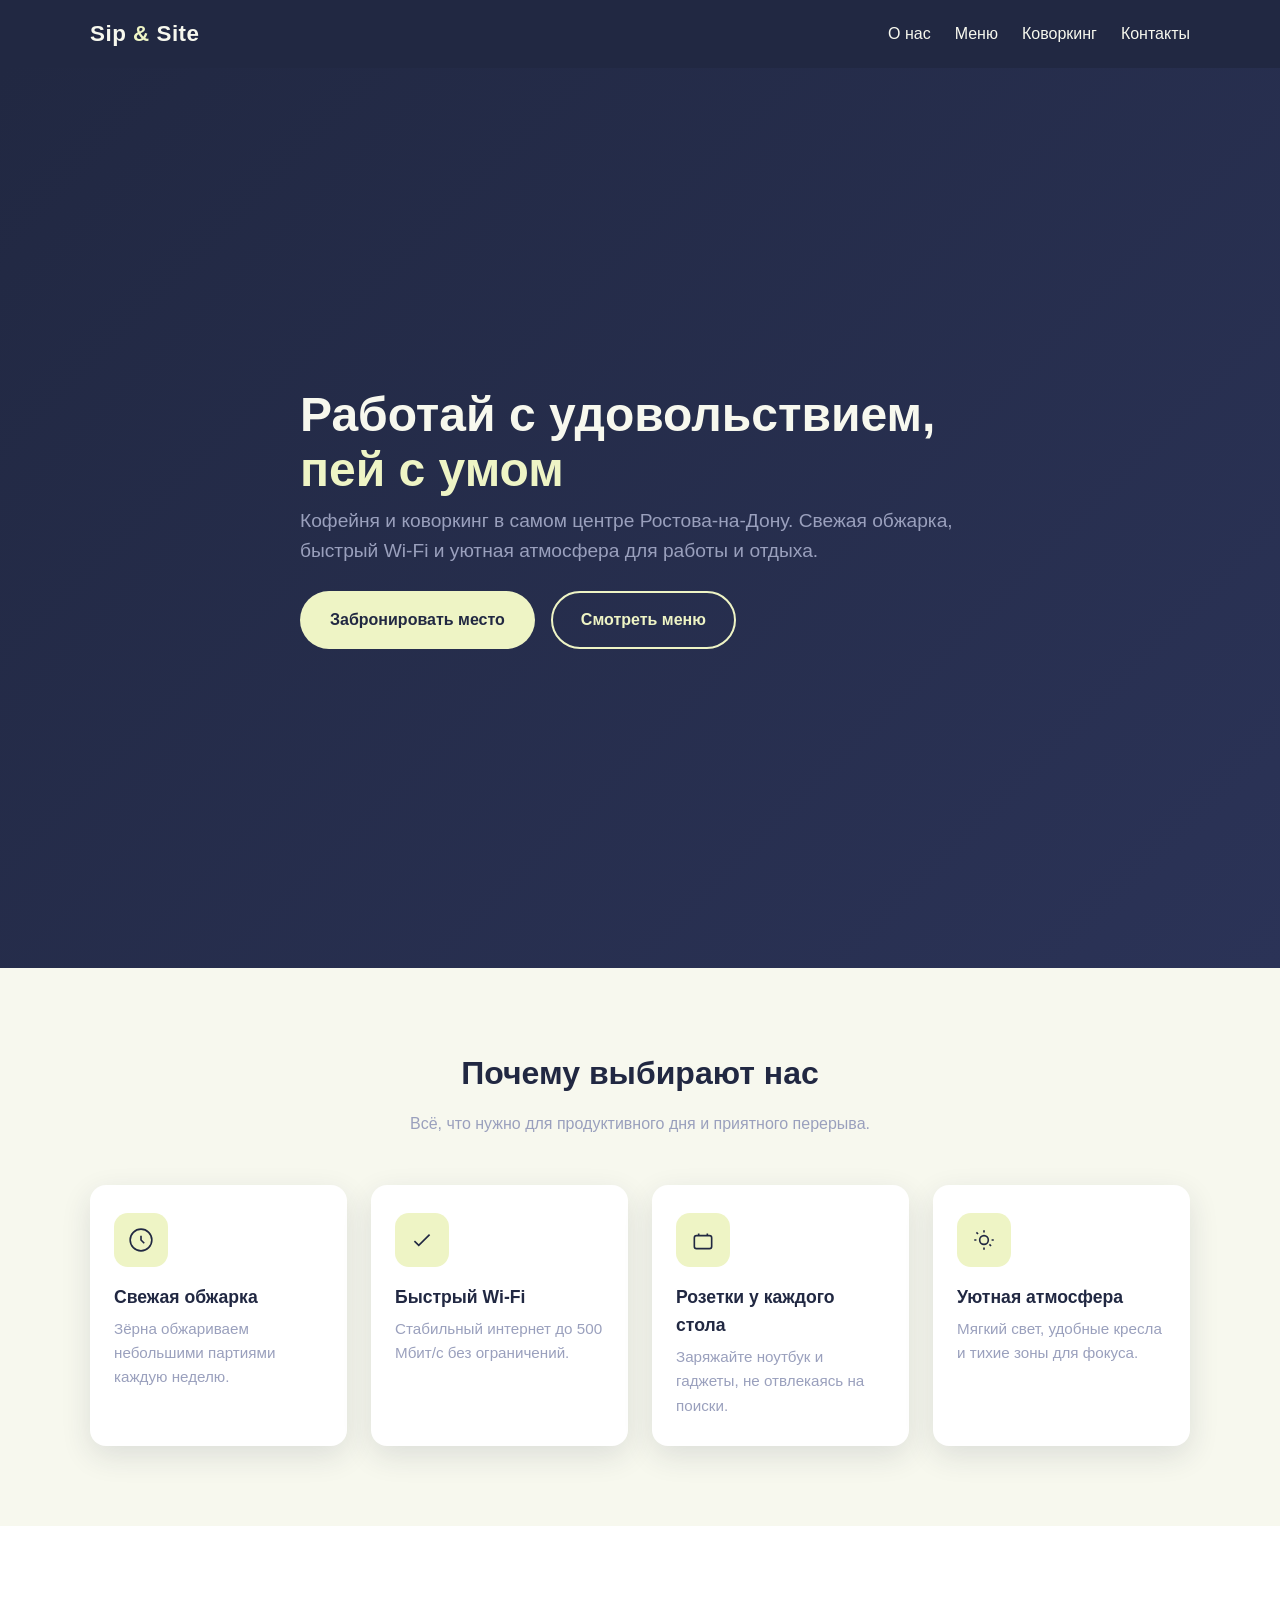
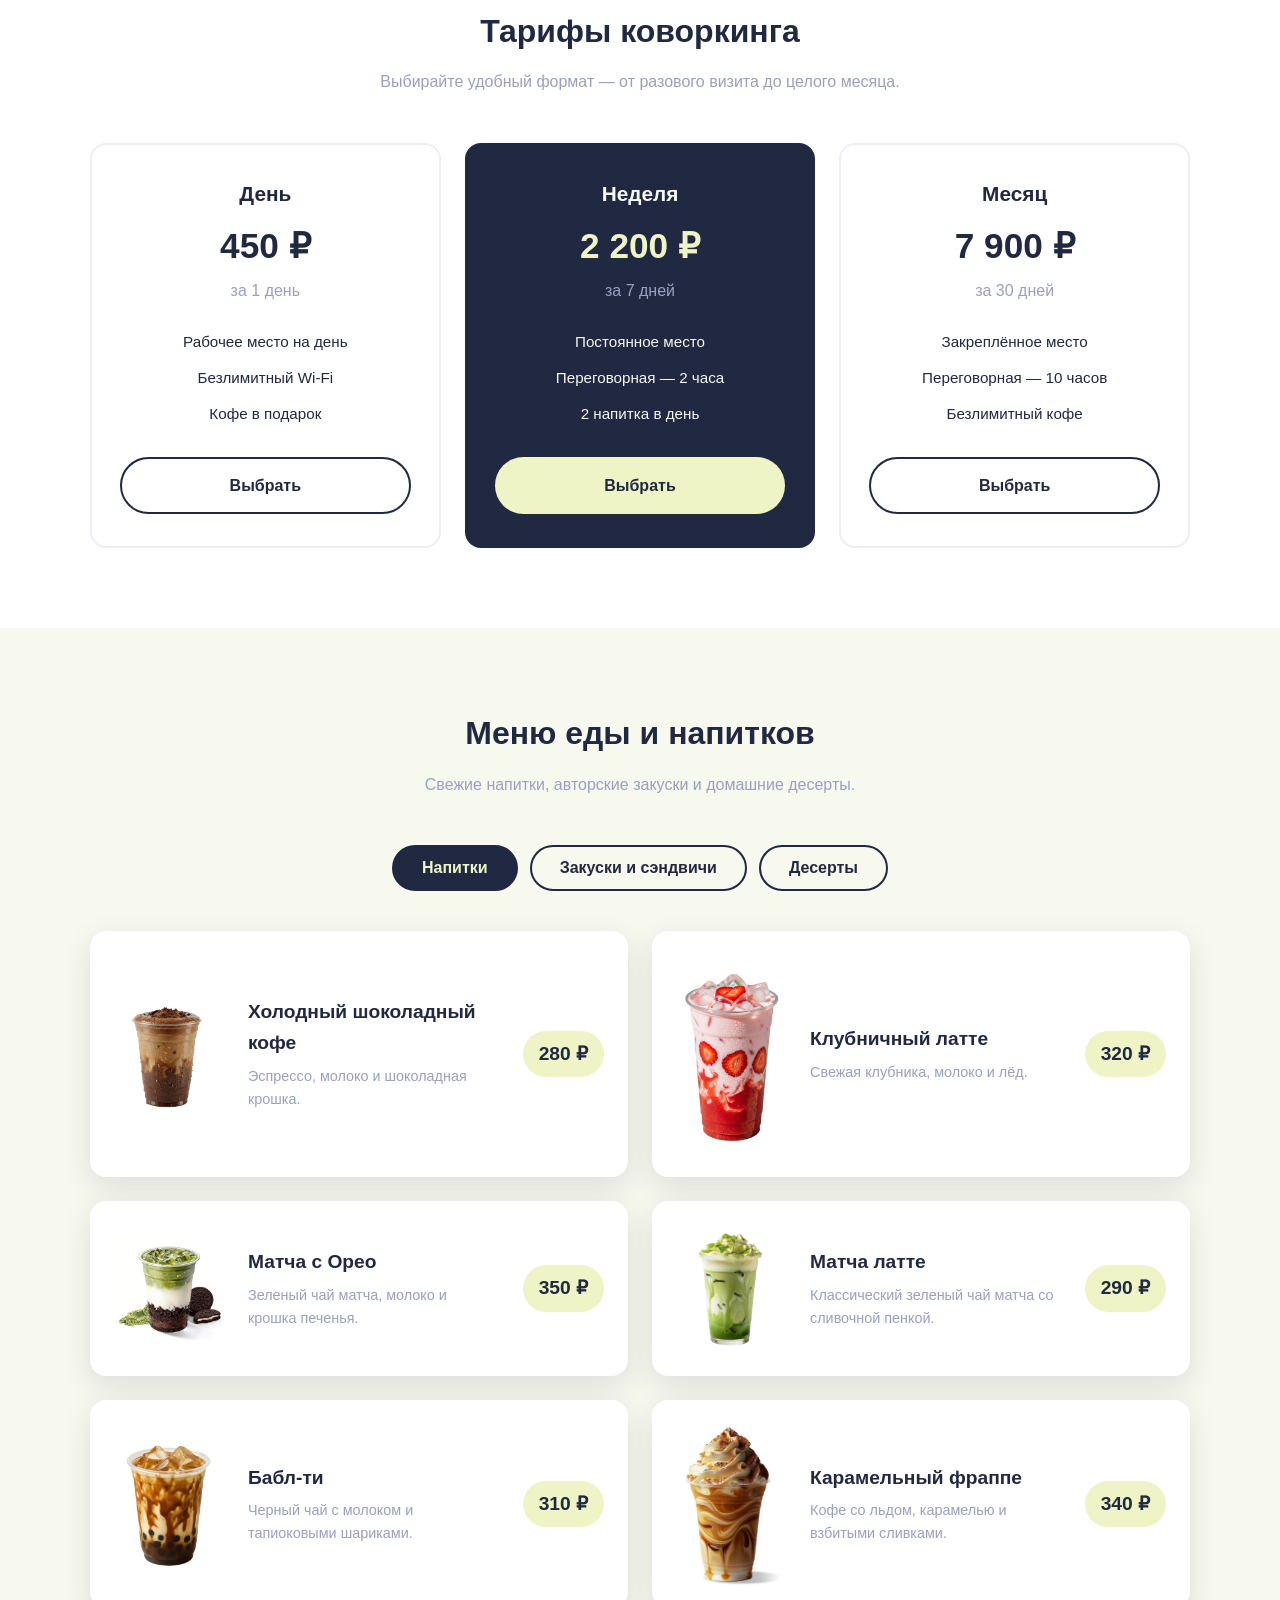
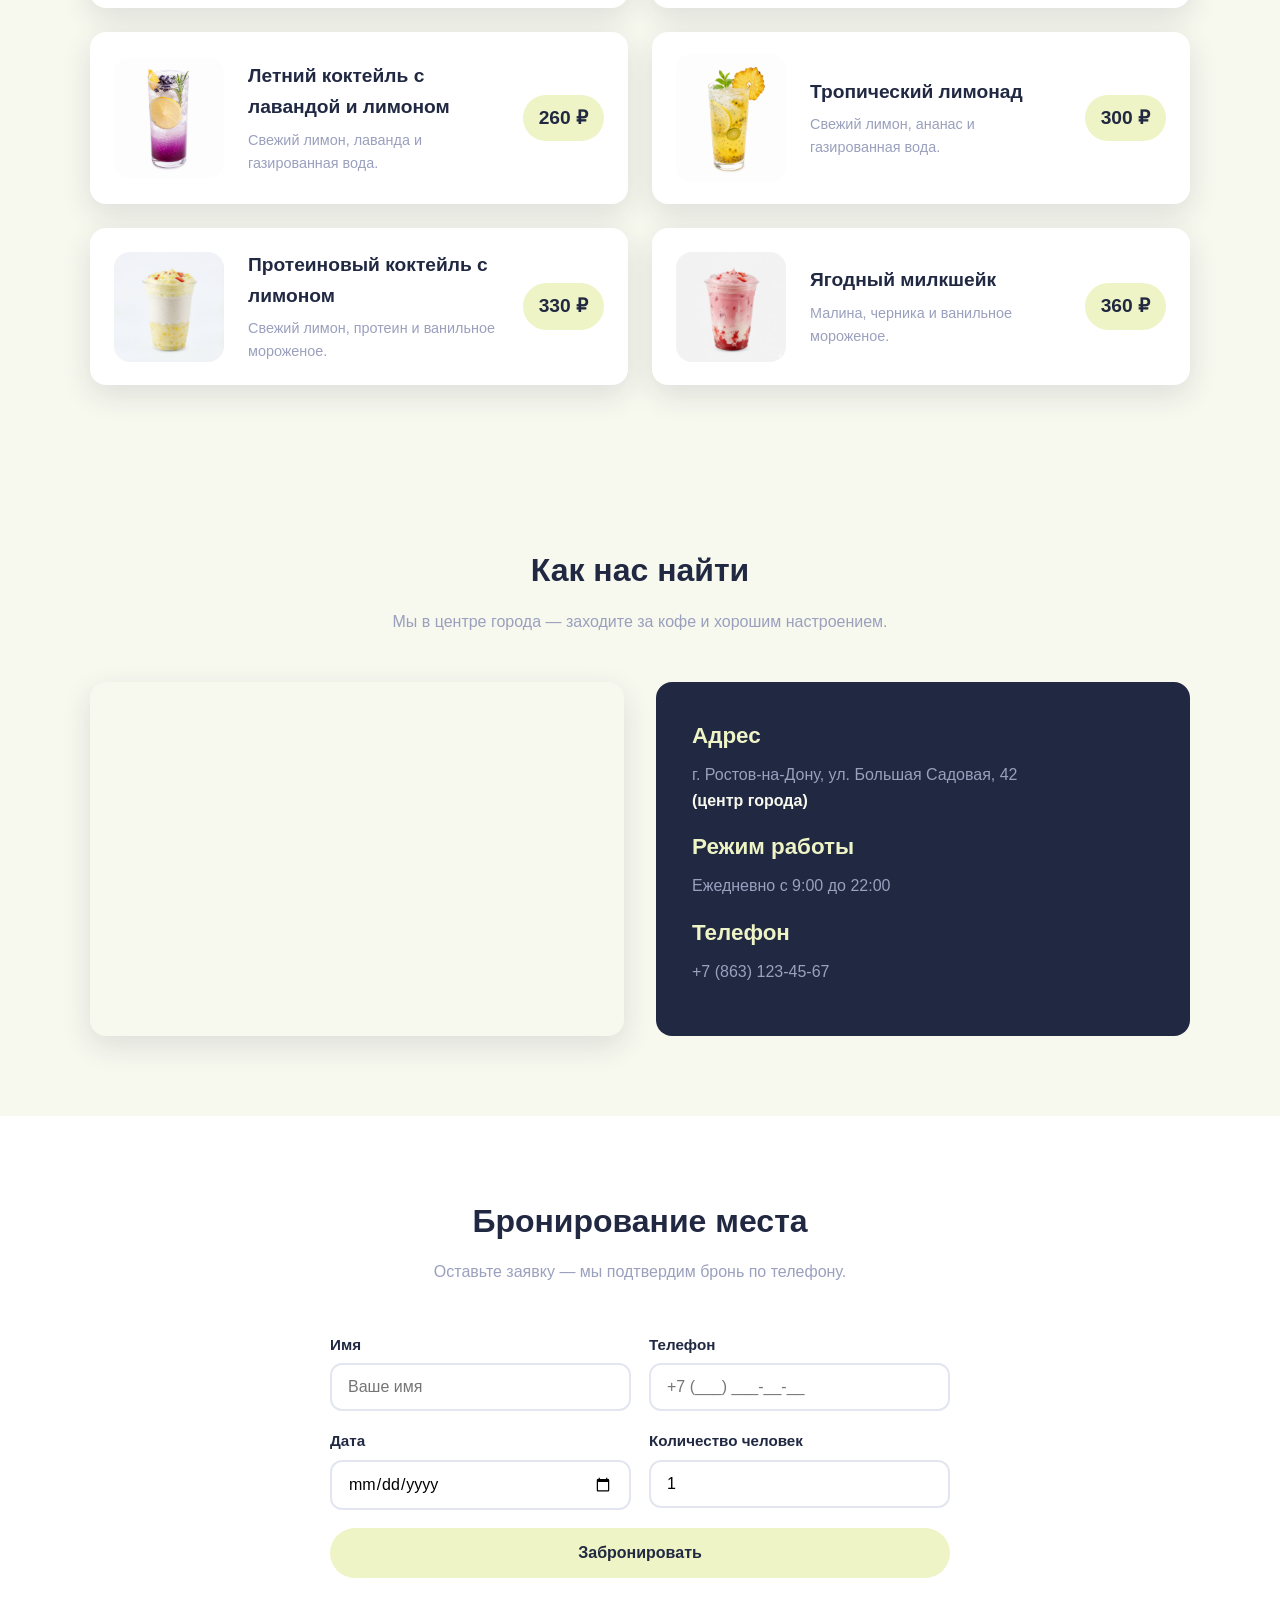
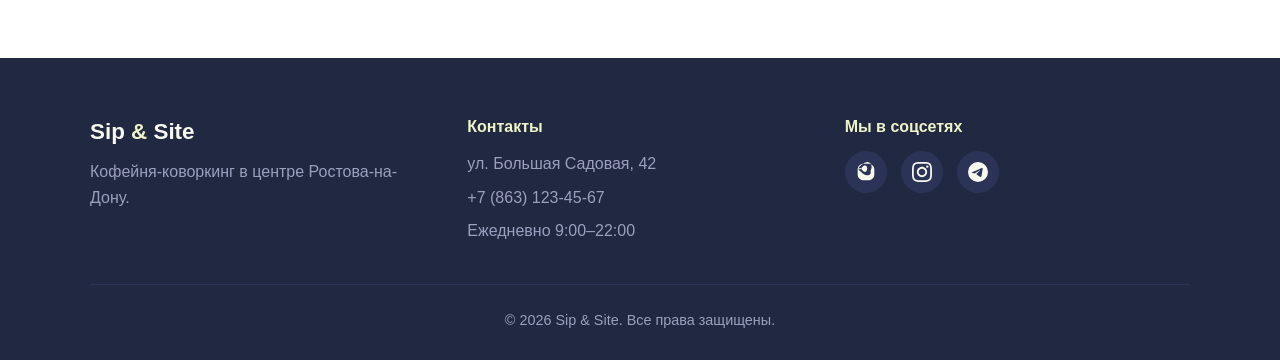
<file: index.html>
<!DOCTYPE html>
<html lang="ru">
<head>
  <meta charset="UTF-8" />
  <meta name="viewport" content="width=device-width, initial-scale=1.0, user-scalable=no" />
  <title>Sip & Site — кофейня-коворкинг в Ростове-на-Дону</title>
  <link rel="stylesheet" href="style.css" />
</head>
<body>

<!-- Header -->
<header class="header">
  <div class="header__inner container">
    <a href="#hero" class="header__logo">Sip <span>&</span> Site</a>
    <nav class="nav">
      <a href="#about" class="nav__link">О нас</a>
      <a href="#menu" class="nav__link">Меню</a>
      <a href="#coworking" class="nav__link">Коворкинг</a>
      <a href="#contacts" class="nav__link">Контакты</a>
    </nav>
  </div>
</header>

<!-- Hero -->
<section id="hero" class="hero">
  <div class="container hero__inner">
    <h1 class="hero__title">Работай с удовольствием, <span>пей с умом</span></h1>
    <p class="hero__subtitle">Кофейня и коворкинг в самом центре Ростова-на-Дону. Свежая обжарка, быстрый Wi-Fi и уютная атмосфера для работы и отдыха.</p>
    <div class="hero__actions">
      <a href="#booking" class="btn btn--primary">Забронировать место</a>
      <a href="#menu" class="btn btn--ghost">Смотреть меню</a>
    </div>
  </div>
</section>

<!-- Features -->
<section id="about" class="section features">
  <div class="container">
    <h2 class="section__title">Почему выбирают нас</h2>
    <p class="section__subtitle">Всё, что нужно для продуктивного дня и приятного перерыва.</p>
    <div class="features__grid">
      <div class="card feature">
        <div class="feature__icon">
          <svg viewBox="0 0 24 24" fill="none" stroke="currentColor" stroke-width="1.5"><circle cx="12" cy="12" r="10"/><path d="M12 8v4l3 3"/></svg>
        </div>
        <h3 class="feature__title">Свежая обжарка</h3>
        <p class="feature__text">Зёрна обжариваем небольшими партиями каждую неделю.</p>
      </div>
      <div class="card feature">
        <div class="feature__icon">
          <svg viewBox="0 0 24 24" fill="none" stroke="currentColor" stroke-width="1.5"><path d="M5 13l4 4L19 7"/></svg>
        </div>
        <h3 class="feature__title">Быстрый Wi-Fi</h3>
        <p class="feature__text">Стабильный интернет до 500 Мбит/с без ограничений.</p>
      </div>
      <div class="card feature">
        <div class="feature__icon">
          <svg viewBox="0 0 24 24" fill="none" stroke="currentColor" stroke-width="1.5"><rect x="4" y="8" width="16" height="12" rx="2"/><path d="M8 6v2M16 6v2"/></svg>
        </div>
        <h3 class="feature__title">Розетки у каждого стола</h3>
        <p class="feature__text">Заряжайте ноутбук и гаджеты, не отвлекаясь на поиски.</p>
      </div>
      <div class="card feature">
        <div class="feature__icon">
          <svg viewBox="0 0 24 24" fill="none" stroke="currentColor" stroke-width="1.5"><path d="M12 3v2M12 19v2M5 12H3M21 12h-2M6.5 6.5l-1.5-1.5M18.5 17.5l-1.5-1.5"/><circle cx="12" cy="12" r="4"/></svg>
        </div>
        <h3 class="feature__title">Уютная атмосфера</h3>
        <p class="feature__text">Мягкий свет, удобные кресла и тихие зоны для фокуса.</p>
      </div>
    </div>
  </div>
</section>

<!-- Coworking Plans -->
<section id="coworking" class="section coworking">
  <div class="container">
    <h2 class="section__title">Тарифы коворкинга</h2>
    <p class="section__subtitle">Выбирайте удобный формат — от разового визита до целого месяца.</p>
    <div class="plans__grid">
      <div class="plan">
        <h3 class="plan__name">День</h3>
        <div class="plan__price">450 ₽</div>
        <div class="plan__period">за 1 день</div>
        <ul class="plan__list">
          <li>Рабочее место на день</li>
          <li>Безлимитный Wi-Fi</li>
          <li>Кофе в подарок</li>
        </ul>
        <a href="#booking" class="btn btn--full btn--ghost-dark">Выбрать</a>
      </div>
      <div class="plan plan--featured">
        <h3 class="plan__name">Неделя</h3>
        <div class="plan__price">2 200 ₽</div>
        <div class="plan__period">за 7 дней</div>
        <ul class="plan__list">
          <li>Постоянное место</li>
          <li>Переговорная — 2 часа</li>
          <li>2 напитка в день</li>
        </ul>
        <a href="#booking" class="btn btn--full btn--primary">Выбрать</a>
      </div>
      <div class="plan">
        <h3 class="plan__name">Месяц</h3>
        <div class="plan__price">7 900 ₽</div>
        <div class="plan__period">за 30 дней</div>
        <ul class="plan__list">
          <li>Закреплённое место</li>
          <li>Переговорная — 10 часов</li>
          <li>Безлимитный кофе</li>
        </ul>
        <a href="#booking" class="btn btn--full btn--ghost-dark">Выбрать</a>
      </div>
    </div>
  </div>
</section>

<!-- Menu Tabs -->
<section id="menu" class="section menu">
  <div class="container">
    <h2 class="section__title">Меню еды и напитков</h2>
    <p class="section__subtitle">Свежие напитки, авторские закуски и домашние десерты.</p>

    <div class="tabs">
      <button class="tabs__btn is-active" data-tab="drinks">Напитки</button>
      <button class="tabs__btn" data-tab="snacks">Закуски и сэндвичи</button>
      <button class="tabs__btn" data-tab="desserts">Десерты</button>
    </div>

    <div class="tab-content is-active" id="drinks">
      <div class="product"><div class="product__image"><img src="images/drink5.png" alt="Холодный шоколадный кофе"></div><div class="product__info"><h3 class="product__name">Холодный шоколадный кофе</h3><p class="product__desc">Эспрессо, молоко и шоколадная крошка.</p></div><div class="product__price">280 ₽</div></div>
      <div class="product"><div class="product__image"><img src="images/drink6.png" alt="Клубничный латте"></div><div class="product__info"><h3 class="product__name">Клубничный латте</h3><p class="product__desc">Свежая клубника, молоко и лёд.</p></div><div class="product__price">320 ₽</div></div>
      <div class="product"><div class="product__image"><img src="images/drink7.png" alt="Матча с Орео"></div><div class="product__info"><h3 class="product__name">Матча с Орео</h3><p class="product__desc">Зеленый чай матча, молоко и крошка печенья.</p></div><div class="product__price">350 ₽</div></div>
      <div class="product"><div class="product__image"><img src="images/drink10.png" alt="Матча латте"></div><div class="product__info"><h3 class="product__name">Матча латте</h3><p class="product__desc">Классический зеленый чай матча со сливочной пенкой.</p></div><div class="product__price">290 ₽</div></div>
      <div class="product"><div class="product__image"><img src="images/drink11.png" alt="Бабл-ти"></div><div class="product__info"><h3 class="product__name">Бабл-ти</h3><p class="product__desc">Черный чай с молоком и тапиоковыми шариками.</p></div><div class="product__price">310 ₽</div></div>
      <div class="product"><div class="product__image"><img src="images/drink12.webp" alt="Карамельный фраппе"></div><div class="product__info"><h3 class="product__name">Карамельный фраппе</h3><p class="product__desc">Кофе со льдом, карамелью и взбитыми сливками.</p></div><div class="product__price">340 ₽</div></div>
      <div class="product"><div class="product__image"><img src="images/drink28.png" alt="Летний коктейль с лавандой и лимоном"></div><div class="product__info"><h3 class="product__name">Летний коктейль с лавандой и лимоном</h3><p class="product__desc">Свежий лимон, лаванда и газированная вода.</p></div><div class="product__price">260 ₽</div></div>
      <div class="product"><div class="product__image"><img src="images/drink29.png" alt="Тропический лимонад"></div><div class="product__info"><h3 class="product__name">Тропический лимонад</h3><p class="product__desc">Свежий лимон, ананас и газированная вода.</p></div><div class="product__price">300 ₽</div></div>
      <div class="product"><div class="product__image"><img src="images/drink30.jpg" alt="Протеиновый коктейль с лимоном"></div><div class="product__info"><h3 class="product__name">Протеиновый коктейль с лимоном</h3><p class="product__desc">Свежий лимон, протеин и ванильное мороженое.</p></div><div class="product__price">330 ₽</div></div>
      <div class="product"><div class="product__image"><img src="images/drink31.jpg" alt="Ягодный милкшейк"></div><div class="product__info"><h3 class="product__name">Ягодный милкшейк</h3><p class="product__desc">Малина, черника и ванильное мороженое.</p></div><div class="product__price">360 ₽</div></div>
    </div>

    <div class="tab-content" id="snacks">
      <div class="product"><div class="product__image"><img src="images/snack0.png" alt="Брускетта с креветками и авокадо"></div><div class="product__info"><h3 class="product__name">Брускетта с креветками и авокадо</h3><p class="product__desc">Авокадо, тигровые креветки и зелень.</p></div><div class="product__price">480 ₽</div></div>
      <div class="product"><div class="product__image"><img src="images/snack2.png" alt="Брускетта с инжиром и прошутто"></div><div class="product__info"><h3 class="product__name">Брускетта с инжиром и прошутто</h3><p class="product__desc">Сливочный сыр, вяленое мясо и свежий инжир.</p></div><div class="product__price">420 ₽</div></div>
      <div class="product"><div class="product__image"><img src="images/snack8.png" alt="Классический сэндвич с лососем"></div><div class="product__info"><h3 class="product__name">Классический сэндвич с лососем</h3><p class="product__desc">Слабосоленый лосось, чиабатта, огурцы и руккола.</p></div><div class="product__price">450 ₽</div></div>
      <div class="product"><div class="product__image"><img src="images/snack9.png" alt="Сэндвич с ветчиной и яйцом"></div><div class="product__info"><h3 class="product__name">Сэндвич с ветчиной и яйцом</h3><p class="product__desc">Ветчина, омлет, сыр и горчица на хрустящей чиабатте.</p></div><div class="product__price">390 ₽</div></div>
      <div class="product"><div class="product__image"><img src="images/snack24.png" alt="Куриный сэндвич с авокадо"></div><div class="product__info"><h3 class="product__name">Куриный сэндвич с авокадо</h3><p class="product__desc">Жареная курица, авокадо и соус барбекю.</p></div><div class="product__price">410 ₽</div></div>
      <div class="product"><div class="product__image"><img src="images/snack25.png" alt="Сэндвич со стейком из говядины"></div><div class="product__info"><h3 class="product__name">Сэндвич со стейком из говядины</h3><p class="product__desc">Говяжий стейк, чеддер, руккола, авокадо и соус.</p></div><div class="product__price">520 ₽</div></div>
      <div class="product"><div class="product__image"><img src="images/snack27.png" alt="Брускетта с вялеными томатами и кедровыми орехами"></div><div class="product__info"><h3 class="product__name">Брускетта с вялеными томатами и кедровыми орехами</h3><p class="product__desc">Чиабатта, вяленые помидоры, базилик и кедровые орехи.</p></div><div class="product__price">370 ₽</div></div>
      <div class="product"><div class="product__image"><img src="images/snack32.jpg" alt="Брускетта с грушей и сыром"></div><div class="product__info"><h3 class="product__name">Брускетта с грушей и сыром</h3><p class="product__desc">Горгонзола, груша, мёд и грецкие орехи.</p></div><div class="product__price">400 ₽</div></div>
      <div class="product"><div class="product__image"><img src="images/salat33.jpg" alt="Салат Цезарь"></div><div class="product__info"><h3 class="product__name">Салат Цезарь</h3><p class="product__desc">Романо, курица, пармезан и сухарики.</p></div><div class="product__price">460 ₽</div></div>
      <div class="product"><div class="product__image"><img src="images/salat34.jpg" alt="Салат с авокадо и киноа"></div><div class="product__info"><h3 class="product__name">Салат с авокадо и киноа</h3><p class="product__desc">Киноа, авокадо, шпинат и лимонный дрессинг.</p></div><div class="product__price">490 ₽</div></div>
    </div>

    <div class="tab-content" id="desserts">
      <div class="product"><div class="product__image"><img src="images/dessert1.png" alt="Малиновый чизкейк и белый шоколад"></div><div class="product__info"><h3 class="product__name">Малиновый чизкейк и белый шоколад</h3><p class="product__desc">Нежный сыр, малиновый соус и свежие ягоды.</p></div><div class="product__price">350 ₽</div></div>
      <div class="product"><div class="product__image"><img src="images/dessert3.png" alt="Круассан с фисташкой и малиной"></div><div class="product__info"><h3 class="product__name">Круассан с фисташкой и малиной</h3><p class="product__desc">Воздушная слоеная выпечка, фисташковый крем и ягоды.</p></div><div class="product__price">310 ₽</div></div>
      <div class="product"><div class="product__image"><img src="images/dessert4.png" alt="Брауни с орехами"></div><div class="product__info"><h3 class="product__name">Брауни с орехами</h3><p class="product__desc">Шоколадный бисквит с глазурью и фундуком.</p></div><div class="product__price">280 ₽</div></div>
      <div class="product"><div class="product__image"><img src="images/dessert13.png" alt="Корпусный мандарин"></div><div class="product__info"><h3 class="product__name">Корпусный мандарин</h3><p class="product__desc">Цитрусовая начинка и нежный крем.</p></div><div class="product__price">300 ₽</div></div>
      <div class="product"><div class="product__image"><img src="images/dessert14.png" alt="Корпусная вишня"></div><div class="product__info"><h3 class="product__name">Корпусная вишня</h3><p class="product__desc">Нежная вишнёвая начинка.</p></div><div class="product__price">320 ₽</div></div>
      <div class="product"><div class="product__image"><img src="images/dessert15.png" alt="Корпусный лимон"></div><div class="product__info"><h3 class="product__name">Корпусный лимон</h3><p class="product__desc">Кислый лимонный курд и воздушная меренга.</p></div><div class="product__price">340 ₽</div></div>
      <div class="product"><div class="product__image"><img src="images/dessert16.png" alt="Корпусное яблоко"></div><div class="product__info"><h3 class="product__name">Корпусное яблоко</h3><p class="product__desc">Тёплые яблоки, корица и песочное тесто.</p></div><div class="product__price">330 ₽</div></div>
      <div class="product"><div class="product__image"><img src="images/dessert17.png" alt="Корпусный персик"></div><div class="product__info"><h3 class="product__name">Корпусный персик</h3><p class="product__desc">Спелые персики и миндальный крем.</p></div><div class="product__price">350 ₽</div></div>
      <div class="product"><div class="product__image"><img src="images/dessert18.png" alt="Корпусный инжир"></div><div class="product__info"><h3 class="product__name">Корпусный инжир</h3><p class="product__desc">Свежий инжир, мёд и козий сыр.</p></div><div class="product__price">360 ₽</div></div>
      <div class="product"><div class="product__image"><img src="images/dessert19.png" alt="Шоколадный круассан с бананом"></div><div class="product__info"><h3 class="product__name">Шоколадный круассан с бананом</h3><p class="product__desc">Тёмный шоколад внутри хрустящего теста.</p></div><div class="product__price">290 ₽</div></div>
      <div class="product"><div class="product__image"><img src="images/dessert20.png" alt="Круассан с миндалём"></div><div class="product__info"><h3 class="product__name">Круассан с миндалём</h3><p class="product__desc">Миндальный крем и посыпка из орехов.</p></div><div class="product__price">300 ₽</div></div>
      <div class="product"><div class="product__image"><img src="images/dessert21.png" alt="Круассан с кремчизом и ягодами голубики"></div><div class="product__info"><h3 class="product__name">Круассан с кремчизом и ягодами голубики</h3><p class="product__desc">Свежие ягоды и сливочный крем.</p></div><div class="product__price">310 ₽</div></div>
      <div class="product"><div class="product__image"><img src="images/dessert22.png" alt="Круассан с клубникой"></div><div class="product__info"><h3 class="product__name">Круассан с клубникой</h3><p class="product__desc">Свежая клубника и сливочный крем.</p></div><div class="product__price">300 ₽</div></div>
      <div class="product"><div class="product__image"><img src="images/dessert23.png" alt="Японский бисквит"></div><div class="product__info"><h3 class="product__name">Японский бисквит</h3><p class="product__desc">Легкий и воздушный бисквит.</p></div><div class="product__price">370 ₽</div></div>
    </div>
  </div>
</section>

<!-- Map & Info -->
<section id="contacts" class="section map">
  <div class="container">
    <h2 class="section__title">Как нас найти</h2>
    <p class="section__subtitle">Мы в центре города — заходите за кофе и хорошим настроением.</p>
    <div class="map__grid">
      <iframe class="map__frame" src="https://yandex.ru/map-widget/v1/?ll=39.700000%2C47.230000&z=16&pt=39.700000,47.230000,pm2rdm" allowfullscreen="" loading="lazy"></iframe>
      <div class="map__info">
        <h3>Адрес</h3>
        <p>г. Ростов-на-Дону, ул. Большая Садовая, 42<br><strong>(центр города)</strong></p>
        <h3>Режим работы</h3>
        <p>Ежедневно с 9:00 до 22:00</p>
        <h3>Телефон</h3>
        <p>+7 (863) 123-45-67</p>
      </div>
    </div>
  </div>
</section>

<!-- Booking Form -->
<section id="booking" class="section booking">
  <div class="container">
    <h2 class="section__title">Бронирование места</h2>
    <p class="section__subtitle">Оставьте заявку — мы подтвердим бронь по телефону.</p>
    <form class="form" id="bookingForm">
      <div class="form__group">
        <label for="name" class="form__label">Имя</label>
        <input type="text" id="name" class="form__input" placeholder="Ваше имя" required />
      </div>
      <div class="form__group">
        <label for="phone" class="form__label">Телефон</label>
        <input type="tel" id="phone" class="form__input" placeholder="+7 (___) ___-__-__" required />
      </div>
      <div class="form__group">
        <label for="date" class="form__label">Дата</label>
        <input type="date" id="date" class="form__input" required />
      </div>
      <div class="form__group">
        <label for="guests" class="form__label">Количество человек</label>
        <input type="number" id="guests" class="form__input" min="1" max="10" value="1" required />
      </div>
      <div class="form__group form__group--full">
        <button type="submit" class="btn btn--primary btn--full">Забронировать</button>
      </div>
    </form>
  </div>
</section>

<!-- Footer -->
<footer class="footer">
  <div class="container">
    <div class="footer__grid">
      <div>
        <div class="footer__logo">Sip <span>&</span> Site</div>
        <p>Кофейня-коворкинг в центре Ростова-на-Дону.</p>
      </div>
      <div>
        <h4>Контакты</h4>
        <p>ул. Большая Садовая, 42</p>
        <p>+7 (863) 123-45-67</p>
        <p>Ежедневно 9:00–22:00</p>
      </div>
      <div>
        <h4>Мы в соцсетях</h4>
        <div class="socials">
          <a href="#" aria-label="VKontakte">
            <svg viewBox="0 0 24 24"><path d="M15.073 2H8.937C5.114 2 2 5.118 2 8.948v6.104c0 3.83 3.114 6.948 6.937 6.948h6.136c3.823 0 6.937-3.118 6.937-6.948V8.948C22 5.118 18.896 2 15.073 2zM17.6 13.88c-.35.54-.78.99-1.27 1.34-.49.35-1.04.58-1.65.69-.61.11-1.26.11-1.95.01-.69-.1-1.42-.32-2.19-.66-.77-.34-1.58-.82-2.43-1.44-.85-.62-1.74-1.38-2.67-2.28-.93-.9-1.9-1.96-2.91-3.18-.1-.12-.14-.25-.12-.39.02-.14.09-.26.21-.36.12-.1.26-.15.42-.15h2.4c.16 0 .3.04.42.12.12.08.22.19.3.33.3.54.62 1.04.96 1.5.34.46.7.87 1.08 1.23.38.36.78.66 1.2.9.42.24.86.36 1.32.36.46 0 .86-.12 1.2-.36.34-.24.62-.54.84-.9.22-.36.38-.76.48-1.2.1-.44.15-.9.15-1.38 0-.48-.05-.94-.15-1.38-.1-.44-.26-.84-.48-1.2-.22-.36-.5-.66-.84-.9-.34-.24-.74-.36-1.2-.36-.46 0-.9.12-1.32.36-.42.24-.82.54-1.2.9-.38.36-.74.77-1.08 1.23-.34.46-.66.96-.96 1.5-.08.14-.18.25-.3.33-.12.08-.26.12-.42.12h-2.4c-.16 0-.3-.05-.42-.15-.12-.1-.19-.22-.21-.36-.02-.14.02-.27.12-.39 1.01-1.22 1.98-2.28 2.91-3.18.93-.9 1.82-1.66 2.67-2.28.85-.62 1.66-1.1 2.43-1.44.77-.34 1.5-.56 2.19-.66.69-.1 1.34-.1 1.95.01.61.11 1.16.34 1.65.69.49.35.92.8 1.27 1.34.35.54.62 1.14.81 1.8.19.66.29 1.36.29 2.1 0 .74-.1 1.44-.29 2.1-.19.66-.46 1.26-.81 1.8z"/></svg>
          </a>
          <a href="#" aria-label="Instagram">
            <svg viewBox="0 0 24 24"><path d="M12 2.163c3.204 0 3.584.012 4.85.07 3.252.148 4.771 1.691 4.919 4.919.058 1.265.069 1.645.069 4.849 0 3.205-.012 3.584-.069 4.849-.149 3.225-1.664 4.771-4.919 4.919-1.266.058-1.644.07-4.85.07-3.204 0-3.584-.012-4.849-.07-3.26-.149-4.771-1.699-4.919-4.92-.058-1.265-.07-1.644-.07-4.849 0-3.204.013-3.583.07-4.849.149-3.227 1.664-4.771 4.919-4.919 1.266-.057 1.645-.069 4.849-.069zm0-2.163c-3.259 0-3.667.014-4.947.072-4.358.2-6.78 2.618-6.98 6.98-.059 1.281-.073 1.689-.073 4.948 0 3.259.014 3.668.072 4.948.2 4.358 2.618 6.78 6.98 6.98 1.281.058 1.689.072 4.948.072 3.259 0 3.668-.014 4.948-.072 4.354-.2 6.782-2.618 6.979-6.98.059-1.28.073-1.689.073-4.948 0-3.259-.014-3.667-.072-4.947-.196-4.354-2.617-6.78-6.979-6.98-1.281-.059-1.69-.073-4.949-.073zm0 5.838c-3.403 0-6.162 2.759-6.162 6.162s2.759 6.163 6.162 6.163 6.162-2.759 6.162-6.163c0-3.403-2.759-6.162-6.162-6.162zm0 10.162c-2.209 0-4-1.79-4-4 0-2.209 1.791-4 4-4s4 1.791 4 4c0 2.21-1.791 4-4 4zm6.406-11.845c-.796 0-1.441.645-1.441 1.44s.645 1.44 1.441 1.44c.795 0 1.439-.645 1.439-1.44s-.644-1.44-1.439-1.44z"/></svg>
          </a>
          <a href="#" aria-label="Telegram">
            <svg viewBox="0 0 24 24"><path d="M11.944 0A12 12 0 0 0 0 12a12 12 0 0 0 12 12 12 12 0 0 0 12-12A12 12 0 0 0 12 0a12 12 0 0 0-.056 0zm4.962 7.224c.1-.002.321.023.465.14a.506.506 0 0 1 .171.325c.016.093.036.306.02.472-.18 1.898-.962 6.502-1.36 8.627-.168.9-.499 1.201-.82 1.23-.696.065-1.225-.46-1.9-.902-1.056-.693-1.653-1.124-2.678-1.8-1.185-.78-.417-1.21.258-1.91.177-.184 3.247-2.977 3.307-3.23.007-.032.014-.15-.056-.212s-.174-.041-.249-.024c-.106.024-1.793 1.14-5.061 3.345-.48.33-.913.49-1.302.48-.428-.008-1.252-.241-1.865-.44-.752-.245-1.349-.374-1.297-.789.027-.216.325-.437.893-.663 3.498-1.524 5.83-2.529 6.998-3.014 3.332-1.386 4.025-1.627 4.476-1.635z"/></svg>
          </a>
        </div>
      </div>
    </div>
    <div class="footer__bottom">
      © 2026 Sip & Site. Все права защищены.
    </div>
  </div>
</footer>

<script src="script.js"></script>
</body>
</html>
</file>
<file: style.css>
:root {
  --color-dark: #212842;
  --color-dark-soft: #2b3357;
  --color-accent: #EEF4C5;
  --color-light: #f7f8ee;
  --color-muted: #9aa0bd;
  --radius: 16px;
  --shadow: 0 10px 30px rgba(33, 40, 66, 0.12);
  --shadow-strong: 0 18px 45px rgba(33, 40, 66, 0.22);
}

* { margin: 0; padding: 0; box-sizing: border-box; }
html { scroll-behavior: smooth; }
body {
  font-family: 'Inter', -apple-system, BlinkMacSystemFont, 'Segoe UI', Arial, sans-serif;
  color: var(--color-dark);
  background-color: var(--color-light);
  line-height: 1.6;
}
img { max-width: 100%; display: block; }
a { color: inherit; text-decoration: none; }
.container {
  width: 100%;
  max-width: 1140px;
  margin: 0 auto;
  padding: 0 20px;
}
.section { padding: 80px 0; }
.section__title {
  font-size: 2rem;
  margin-bottom: 12px;
  text-align: center;
}
.section__subtitle {
  text-align: center;
  color: var(--color-muted);
  max-width: 560px;
  margin: 0 auto 48px;
}

/* Buttons */
.btn {
  display: inline-block;
  padding: 14px 28px;
  border-radius: 999px;
  font-weight: 600;
  font-size: 1rem;
  cursor: pointer;
  border: 2px solid transparent;
  transition: transform 0.25s ease, background-color 0.25s ease, color 0.25s ease, box-shadow 0.25s ease;
}
.btn--primary {
  background-color: var(--color-accent);
  color: var(--color-dark);
}
.btn--primary:hover {
  transform: translateY(-3px);
  box-shadow: 0 10px 25px rgba(238, 244, 197, 0.35);
}
.btn--ghost {
  background-color: transparent;
  color: var(--color-accent);
  border-color: var(--color-accent);
}
.btn--ghost:hover {
  background-color: var(--color-accent);
  color: var(--color-dark);
  transform: translateY(-3px);
}
.btn--ghost-dark {
  border-color: var(--color-dark);
  color: var(--color-dark);
}
.btn--full {
  width: 100%;
}

/* Header */
.header {
  position: sticky;
  top: 0;
  z-index: 50;
  background-color: var(--color-dark);
  color: var(--color-light);
}
.header__inner {
  display: flex;
  flex-wrap: wrap;
  align-items: center;
  justify-content: space-between;
  gap: 12px;
  padding: 16px 20px;
  max-width: 1140px;
  margin: 0 auto;
}
.header__logo {
  font-size: 1.4rem;
  font-weight: 800;
  letter-spacing: 0.5px;
}
.header__logo span { color: var(--color-accent); }
.nav {
  display: flex;
  flex-wrap: wrap;
  gap: 24px;
}
.nav__link {
  font-weight: 500;
  position: relative;
  transition: color 0.25s ease;
}
.nav__link::after {
  content: "";
  position: absolute;
  left: 0;
  bottom: -4px;
  width: 0;
  height: 2px;
  background-color: var(--color-accent);
  transition: width 0.25s ease;
}
.nav__link:hover { color: var(--color-accent); }
.nav__link:hover::after { width: 100%; }

/* Hero */
.hero {
  background: linear-gradient(135deg, var(--color-dark), var(--color-dark-soft));
  color: var(--color-light);
  padding: 110px 0;
  position: relative;
  overflow: hidden;
  min-height: 100vh;
  display: flex;
  align-items: center;
}

.hero__inner {
  position: relative;
  z-index: 2;
  max-width: 720px;
}

.hero__title {
  font-size: 3rem;
  line-height: 1.15;
  margin-bottom: 8px;
}
.hero__title span { color: var(--color-accent); }
.hero__subtitle {
  font-size: 1.2rem;
  color: var(--color-muted);
  margin-bottom: 24px;
}
.hero__actions {
  display: flex;
  flex-wrap: wrap;
  gap: 16px;
}

/* Features */
.features__grid {
  display: grid;
  grid-template-columns: repeat(4, 1fr);
  gap: 24px;
}
.card {
  background-color: #fff;
  border-radius: var(--radius);
  padding: 28px 24px;
  box-shadow: var(--shadow);
  transition: transform 0.3s ease, box-shadow 0.3s ease;
}
.card:hover {
  transform: translateY(-6px);
  box-shadow: var(--shadow-strong);
}
.feature__icon {
  width: 54px;
  height: 54px;
  border-radius: 14px;
  background-color: var(--color-accent);
  display: flex;
  align-items: center;
  justify-content: center;
  margin-bottom: 16px;
}
.feature__icon svg { width: 26px; height: 26px; stroke: var(--color-dark); }
.feature__title { font-size: 1.1rem; margin-bottom: 6px; }
.feature__text { color: var(--color-muted); font-size: 0.95rem; }

/* Coworking */
.coworking { background-color: #fff; }
.plans__grid {
  display: grid;
  grid-template-columns: repeat(3, 1fr);
  gap: 24px;
}
.plan {
  border: 2px solid #eceef6;
  border-radius: var(--radius);
  padding: 32px 28px;
  text-align: center;
  transition: transform 0.3s ease, box-shadow 0.3s ease, border-color 0.3s ease;
}
.plan:hover {
  transform: translateY(-6px);
  box-shadow: var(--shadow-strong);
  border-color: var(--color-accent);
}
.plan--featured {
  background-color: var(--color-dark);
  color: var(--color-light);
  border-color: var(--color-dark);
}
.plan__name { font-size: 1.3rem; margin-bottom: 8px; }
.plan__price {
  font-size: 2.2rem;
  font-weight: 800;
  margin-bottom: 4px;
}
.plan--featured .plan__price { color: var(--color-accent); }
.plan__period { color: var(--color-muted); margin-bottom: 20px; }
.plan__list { list-style: none; margin-bottom: 24px; }
.plan__list li { padding: 6px 0; font-size: 0.95rem; }

/* Menu / tabs */
.menu { background-color: var(--color-light); }
.tabs {
  display: flex;
  flex-wrap: wrap;
  justify-content: center;
  gap: 12px;
  margin-bottom: 40px;
}
.tabs__btn {
  padding: 12px 28px;
  border-radius: 999px;
  border: 2px solid var(--color-dark);
  background-color: transparent;
  color: var(--color-dark);
  font-weight: 600;
  font-size: 1rem;
  cursor: pointer;
  transition: background-color 0.25s ease, color 0.25s ease, transform 0.2s ease;
}
.tabs__btn:hover { transform: translateY(-2px); }
.tabs__btn.is-active {
  background-color: var(--color-dark);
  color: var(--color-accent);
}
.tab-content { display: none; }
.tab-content.is-active {
  display: grid;
  grid-template-columns: repeat(2, 1fr);
  gap: 24px;
  animation: fadeIn 0.4s ease;
}
@keyframes fadeIn {
  from { opacity: 0; transform: translateY(12px); }
  to { opacity: 1; transform: translateY(0); }
}

/* Product with image */
.product {
  background-color: #fff;
  border-radius: var(--radius);
  padding: 22px 24px;
  box-shadow: var(--shadow);
  display: flex;
  align-items: center;
  gap: 24px;
  transition: transform 0.3s ease, box-shadow 0.3s ease;
}
.product:hover {
  transform: translateY(-4px);
  box-shadow: var(--shadow-strong);
}
.product__image {
  flex-shrink: 0;
  width: 110px;
  border-radius: 16px;
  overflow: hidden;
  background-color: #ffffff;
}
.product__image img {
  width: 100%;
  height: auto;
  display: block;
}
.product__info {
  flex: 1;
}
.product__name {
  font-size: 1.2rem;
  margin-bottom: 6px;
}
.product__desc {
  color: var(--color-muted);
  font-size: 0.9rem;
}
.product__price {
  font-weight: 800;
  font-size: 1.2rem;
  white-space: nowrap;
  color: var(--color-dark);
  background-color: var(--color-accent);
  padding: 8px 16px;
  border-radius: 30px;
}

/* Map */
.map__grid {
  display: grid;
  grid-template-columns: 1fr 1fr;
  gap: 32px;
  align-items: stretch;
}
.map__frame {
  border: 0;
  border-radius: var(--radius);
  width: 100%;
  min-height: 340px;
  box-shadow: var(--shadow);
}
.map__info {
  background-color: var(--color-dark);
  color: var(--color-light);
  border-radius: var(--radius);
  padding: 36px;
  display: flex;
  flex-direction: column;
  justify-content: center;
}
.map__info h3 { color: var(--color-accent); margin-bottom: 8px; font-size: 1.4rem; }
.map__info p { margin-bottom: 16px; color: var(--color-muted); }
.map__info strong { color: var(--color-light); }

/* Form */
.booking { background-color: #fff; }
.form {
  max-width: 620px;
  margin: 0 auto;
  display: grid;
  grid-template-columns: 1fr 1fr;
  gap: 18px;
}
.form__group { display: flex; flex-direction: column; }
.form__group--full { grid-column: 1 / -1; }
.form__label { font-weight: 600; margin-bottom: 6px; font-size: 0.95rem; }
.form__input {
  padding: 13px 16px;
  border: 2px solid #e3e6f1;
  border-radius: 12px;
  font-size: 1rem;
  font-family: inherit;
  transition: border-color 0.25s ease, box-shadow 0.25s ease;
}
.form__input:focus {
  outline: none;
  border-color: var(--color-dark);
  box-shadow: 0 0 0 4px rgba(33, 40, 66, 0.08);
}

/* Footer */
.footer {
  background-color: var(--color-dark);
  color: var(--color-light);
  padding: 56px 0 28px;
}
.footer__grid {
  display: grid;
  grid-template-columns: repeat(3, 1fr);
  gap: 32px;
  margin-bottom: 32px;
}
.footer__logo { font-size: 1.4rem; font-weight: 800; margin-bottom: 10px; }
.footer__logo span { color: var(--color-accent); }
.footer h4 { color: var(--color-accent); margin-bottom: 12px; }
.footer p, .footer a { color: var(--color-muted); margin-bottom: 8px; display: block; }
.footer a:hover { color: var(--color-accent); }
.socials { display: flex; gap: 14px; }
.socials a {
  width: 42px;
  height: 42px;
  border-radius: 50%;
  background-color: var(--color-dark-soft);
  display: flex;
  align-items: center;
  justify-content: center;
  margin: 0;
  transition: background-color 0.25s ease, transform 0.25s ease;
}
.socials a:hover { background-color: var(--color-accent); transform: translateY(-3px); }
.socials svg { width: 20px; height: 20px; fill: var(--color-light); transition: fill 0.25s ease; }
.socials a:hover svg { fill: var(--color-dark); }
.footer__bottom {
  text-align: center;
  padding-top: 24px;
  border-top: 1px solid var(--color-dark-soft);
  color: var(--color-muted);
  font-size: 0.9rem;
}

/* Responsive */
@media (max-width: 900px) {
  .features__grid { grid-template-columns: repeat(2, 1fr); }
  .plans__grid { grid-template-columns: 1fr; }
  .map__grid { grid-template-columns: 1fr; }
  .footer__grid { grid-template-columns: 1fr; }
  .hero__title { font-size: 2.3rem; }
  .hero { padding: 80px 0; min-height: auto; }
}

@media (max-width: 768px) {
  .product__image {
    width: 90px;
  }
}

@media (max-width: 600px) {
  .section { padding: 56px 0; }
  .features__grid { grid-template-columns: 1fr; }
  .tab-content.is-active { grid-template-columns: 1fr; }
  .form { grid-template-columns: 1fr; }
  .hero { padding: 60px 0; }
  .hero__title { font-size: 1.8rem; }
  .header__inner { flex-direction: column; align-items: flex-start; }
  
  .product {
    flex-wrap: wrap;
    text-align: center;
    justify-content: center;
  }
  .product__image {
    width: 130px;
    margin-bottom: 8px;
  }
  .product__info {
    width: 100%;
  }
  .product__price {
    display: inline-block;
    margin-top: 8px;
  }
}
</file>
